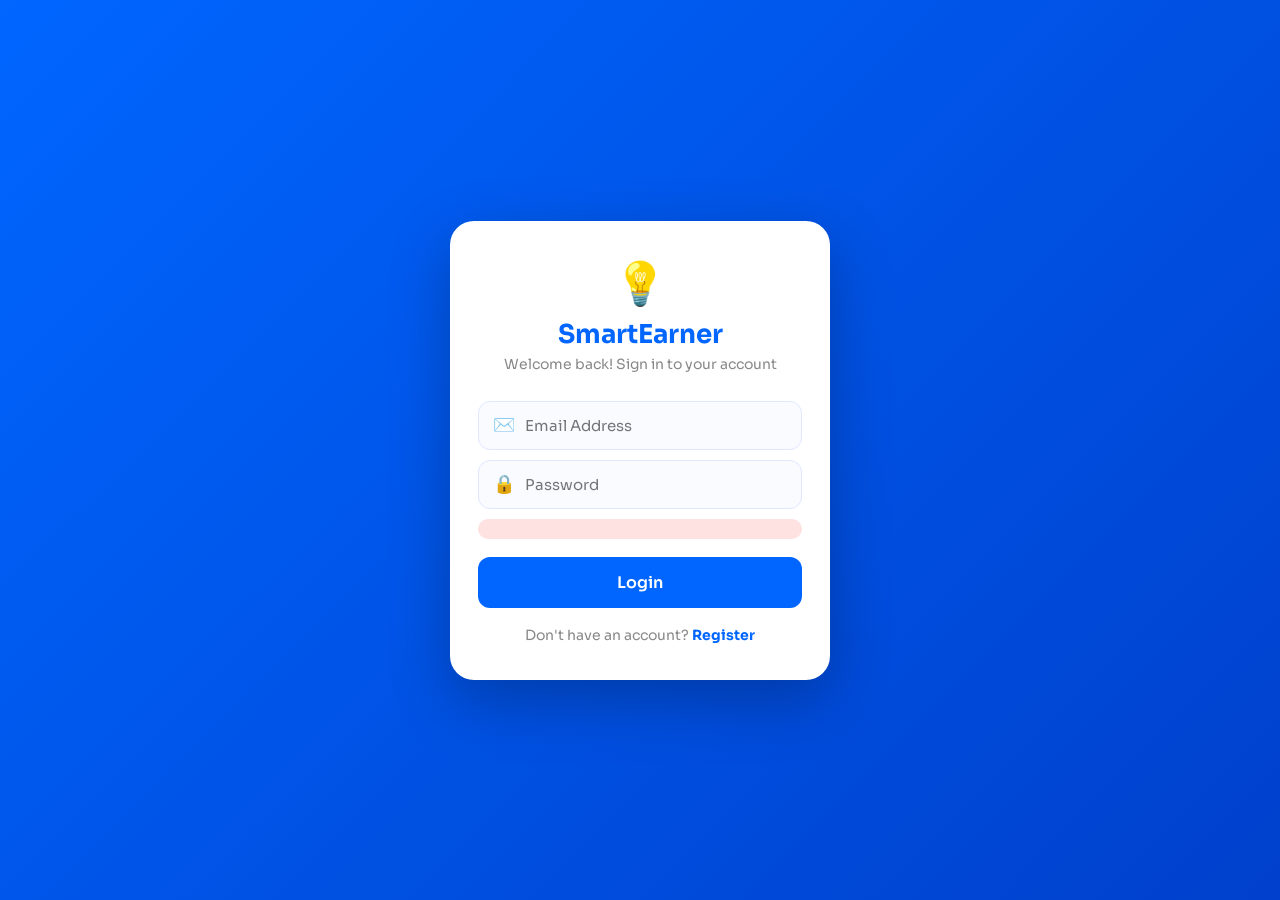
<file: index.html>
<!DOCTYPE html>
<html lang="en">
<head>
<meta charset="UTF-8">
<meta name="viewport" content="width=device-width, initial-scale=1.0">
<title>SmartEarner - Login</title>
<link href="https://fonts.googleapis.com/css2?family=Sora:wght@400;600;700&display=swap" rel="stylesheet">
<link rel="stylesheet" href="style.css">
<link rel="manifest" href="manifest.json">
<meta name="theme-color" content="#0066ff">
<meta name="mobile-web-app-capable" content="yes">
<meta name="apple-mobile-web-app-capable" content="yes">
<meta name="apple-mobile-web-app-title" content="SmartEarner">
<link rel="apple-touch-icon" href="icon-192.png">
</head>
<body>
<div class="auth-bg">
  <div class="auth-card">
    <div class="logo-wrap">
      <div class="logo-icon">💡</div>
      <h1>SmartEarner</h1>
      <p>Welcome back! Sign in to your account</p>
    </div>
    <div class="input-group">
      <span class="input-icon">✉️</span>
      <input type="email" id="email" placeholder="Email Address">
    </div>
    <div class="input-group">
      <span class="input-icon">🔒</span>
      <input type="password" id="password" placeholder="Password">
    </div>
    <div id="loginError" class="error-msg"></div>
    <button class="btn-primary" id="loginBtn" onclick="doLogin()">Login</button>
    <a href="register.html" class="auth-link">Don't have an account? <strong>Register</strong></a>
  </div>
</div>
<script src="supabase.js"></script>
<script>
// Clear any existing session so login page always shows
localStorage.removeItem('se_token');
localStorage.removeItem('se_user');

async function doLogin() {
  const email = document.getElementById('email').value.trim();
  const password = document.getElementById('password').value;
  const btn = document.getElementById('loginBtn');
  const err = document.getElementById('loginError');
  err.textContent = '';

  if (!email || !password) { err.textContent = 'Please fill in all fields'; return; }

  btn.textContent = 'Logging in...'; btn.disabled = true;

  try {
    await supa.signIn(email, password);
    window.location.href = 'dashboard.html';
  } catch(e) {
    err.textContent = e.error_description || e.message || 'Invalid email or password';
    btn.textContent = 'Login'; btn.disabled = false;
  }
}
</script>
</body>
</html>
</file>
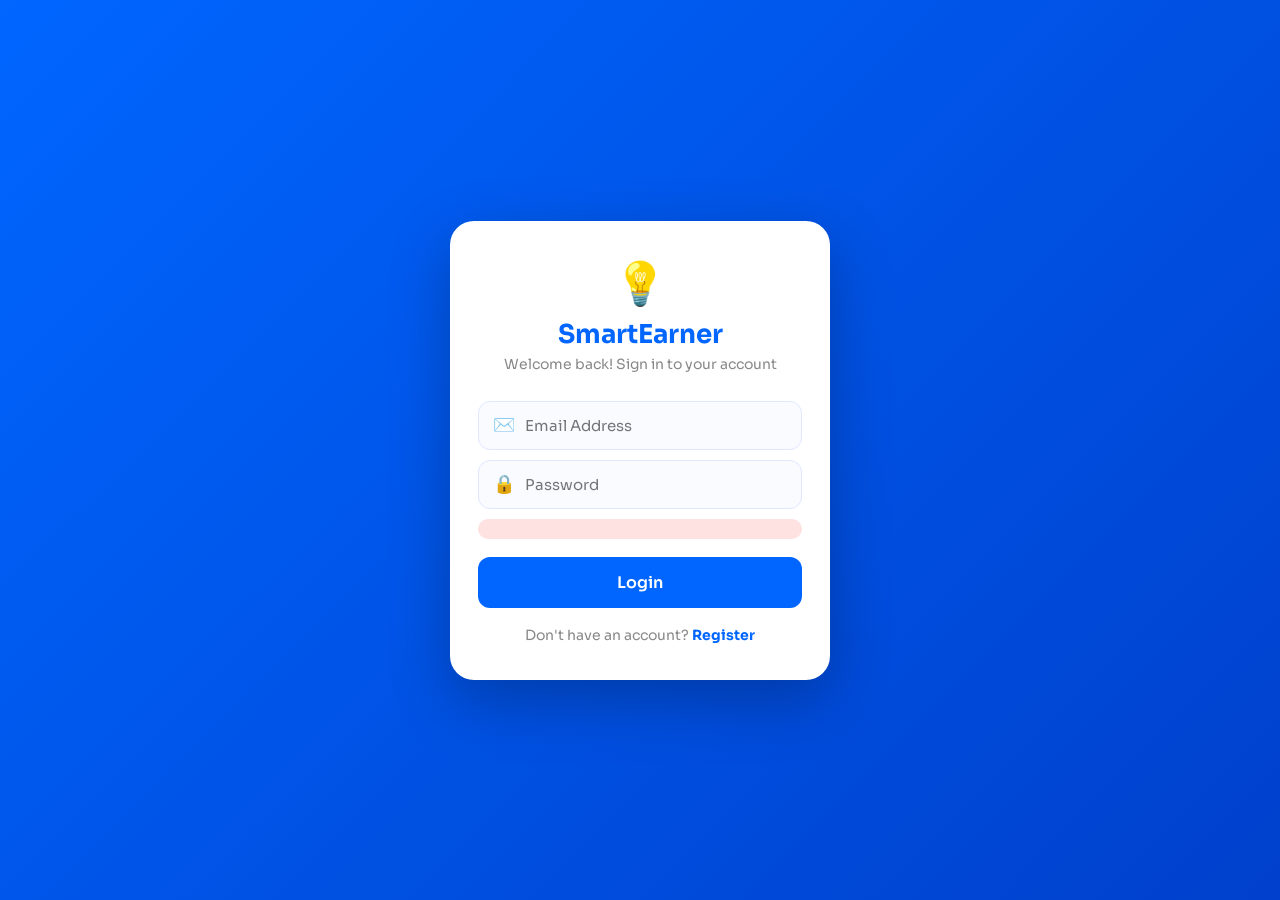
<file: dashboard.html>
<!DOCTYPE html>
<html lang="en">
<head>
<meta charset="UTF-8">
<meta name="viewport" content="width=device-width, initial-scale=1.0">
<title>SmartEarner - Dashboard</title>
<link href="https://fonts.googleapis.com/css2?family=Sora:wght@400;600;700&display=swap" rel="stylesheet">
<link rel="stylesheet" href="style.css">
<link rel="manifest" href="manifest.json">
<meta name="theme-color" content="#0066ff">
<meta name="mobile-web-app-capable" content="yes">
<meta name="apple-mobile-web-app-capable" content="yes">
<meta name="apple-mobile-web-app-title" content="SmartEarner">
<link rel="apple-touch-icon" href="icon-192.png">
</head>
<body>

<header class="top-bar">
  <div class="top-bar-inner">
    <div class="logo-sm">💡 SmartEarner</div>
    <div style="display:flex;align-items:center;gap:10px">
      <div class="notif-bell" id="notifBell" onclick="toggleNotif()">
        🔔<span class="notif-badge" id="notifBadge" style="display:none">0</span>
      </div>
      <button onclick="doLogout()" style="background:rgba(255,255,255,0.2);border:none;color:#fff;padding:6px 12px;border-radius:8px;font-family:Sora,sans-serif;font-size:12px;cursor:pointer">Logout</button>
      <div class="user-avatar" id="avatarInitials">--</div>
    </div>
  </div>
</header>

<!-- Notification Dropdown -->
<div class="notif-dropdown" id="notifDropdown" style="display:none">
  <div class="notif-header">
    <span>Purchase Notifications</span>
    <button onclick="clearNotifs()">Clear all</button>
  </div>
  <div id="notifList"><div class="notif-empty">No purchase notifications yet</div></div>
</div>

<main class="dash-main">

  <div class="welcome-text">
    <h2 id="welcomeName">Hello 👋</h2>
    <p>What would you like to do today?</p>
  </div>

  <!-- Balance Card — always shown, updates from DB -->
  <div class="balance-card">
    <div class="balance-label">Available Balance</div>
    <div class="balance-amount" id="balanceDisplay">Loading...</div>
    <div class="balance-sub">Tap deposit to fund your wallet</div>
  </div>

  <div class="quick-actions">
    <a href="deposit.html" class="action-card green">
      <div class="action-icon">⬇️</div>
      <div class="action-label">Deposit</div>
    </a>
    <a href="withdraw.html" class="action-card red">
      <div class="action-icon">⬆️</div>
      <div class="action-label">Withdraw</div>
    </a>
    <a href="products.html" class="action-card blue">
      <div class="action-icon">🛍️</div>
      <div class="action-label">Products</div>
    </a>
    <a href="withdraw.html" class="action-card purple">
      <div class="action-icon">🏦</div>
      <div class="action-label">Withdraw</div>
    </a>
  </div>

  <div class="section-title">Recent Transactions</div>
  <div class="txn-list" id="txnList">
    <div style="text-align:center;color:#aaa;padding:20px;font-size:14px">Loading...</div>
  </div>

</main>

<!-- Install Banner -->
<div class="install-banner" id="installBanner">
  <div class="install-banner-icon">💡</div>
  <div class="install-banner-text">
    <strong>Install SmartEarner</strong>
    <span>Add to home screen for quick access</span>
  </div>
  <button class="install-btn" id="installBtn">Install</button>
  <button class="dismiss-btn" onclick="document.getElementById('installBanner').classList.remove('show')">✕</button>
</div>

<nav class="bottom-nav">
  <a href="dashboard.html" class="nav-item active"><span>🏠</span><span>Home</span></a>
  <a href="products.html" class="nav-item"><span>🛍️</span><span>Products</span></a>
  <a href="deposit.html" class="nav-item"><span>💰</span><span>Deposit</span></a>
  <a href="profile.html" class="nav-item"><span>👤</span><span>Profile</span></a>
</nav>

<script>
const SUPABASE_URL = 'https://hovvgdptshfikguddsui.supabase.co';
const SUPABASE_ANON_KEY = 'eyJhbGciOiJIUzI1NiIsInR5cCI6IkpXVCJ9.eyJpc3MiOiJzdXBhYmFzZSIsInJlZiI6ImhvdnZnZHB0c2hmaWtndWRkc3VpIiwicm9sZSI6ImFub24iLCJpYXQiOjE3Nzk4ODcwNzAsImV4cCI6MjA5NTQ2MzA3MH0.eYGiPOcaKDQhmEuMJmVJXVnfXx8rI2F4rBYNzMjHhFM';

const token = localStorage.getItem('se_token');
const userRaw = localStorage.getItem('se_user');
if (!token || !userRaw) window.location.href = 'index.html';
const user = JSON.parse(userRaw);

function doLogout() {
  localStorage.removeItem('se_token');
  localStorage.removeItem('se_user');
  window.location.href = 'index.html';
}

async function loadDashboard() {
  try {
    // Load profile
    const profileRes = await fetch(`${SUPABASE_URL}/rest/v1/profiles?id=eq.${user.id}&select=*`, {
      headers: { 'apikey': SUPABASE_ANON_KEY, 'Authorization': `Bearer ${token}` }
    });
    const profiles = await profileRes.json();
    const profile = profiles[0];

    if (!profile) {
      document.getElementById('balanceDisplay').textContent = '₦0.00';
      document.getElementById('welcomeName').textContent = 'Hello 👋';
      document.getElementById('avatarInitials').textContent = 'U';
    } else {
      const name = profile.name || user.email;
      const initials = name.split(' ').map(n => n[0]).join('').toUpperCase().slice(0, 2);
      document.getElementById('welcomeName').textContent = `Hello, ${name.split(' ')[0]} 👋`;
      document.getElementById('avatarInitials').textContent = initials;
      document.getElementById('balanceDisplay').textContent = '₦' + parseFloat(profile.balance || 0).toLocaleString('en-NG', {minimumFractionDigits: 2});
    }

    // Load transactions
    const txnRes = await fetch(`${SUPABASE_URL}/rest/v1/transactions?user_id=eq.${user.id}&order=created_at.desc&limit=20`, {
      headers: { 'apikey': SUPABASE_ANON_KEY, 'Authorization': `Bearer ${token}` }
    });
    const txns = await txnRes.json();

    // Render notifications — purchases only
    const purchases = txns.filter(t => t.type === 'purchase');
    const notifs = purchases.map(p => ({
      id: p.id,
      text: `✅ ${p.description} — ₦${parseFloat(p.amount).toLocaleString()}`,
      time: p.created_at
    }));
    renderNotifs(notifs);

    // Render transactions
    const list = document.getElementById('txnList');
    if (!txns || txns.length === 0) {
      list.innerHTML = '<div style="text-align:center;color:#aaa;padding:20px;font-size:14px">No transactions yet</div>';
    } else {
      list.innerHTML = txns.map(t => {
        const isCredit = t.type === 'deposit';
        const icon = t.type === 'deposit' ? 'dep' : t.type === 'withdrawal' ? 'wit' : 'pur';
        const emoji = t.type === 'deposit' ? '⬇' : t.type === 'withdrawal' ? '⬆' : '🛍';
        const date = new Date(t.created_at).toLocaleString('en-NG', {day:'numeric', month:'short', hour:'2-digit', minute:'2-digit'});
        return `<div class="txn-item">
          <div class="txn-icon ${icon}">${emoji}</div>
          <div class="txn-info">
            <div class="txn-name">${t.description}</div>
            <div class="txn-date">${date}</div>
          </div>
          <div class="txn-amount ${isCredit ? 'green-text' : 'red-text'}">${isCredit ? '+' : '-'}₦${parseFloat(t.amount).toLocaleString()}</div>
        </div>`;
      }).join('');
    }

  } catch(e) {
    document.getElementById('balanceDisplay').textContent = '₦0.00';
    document.getElementById('txnList').innerHTML = '<div style="text-align:center;color:#aaa;padding:20px;font-size:14px">Could not load data</div>';
  }
}

function renderNotifs(notifs) {
  const badge = document.getElementById('notifBadge');
  const list = document.getElementById('notifList');
  if (notifs.length > 0) {
    badge.style.display = 'flex';
    badge.textContent = notifs.length;
    list.innerHTML = notifs.map(n => `
      <div class="notif-item">
        <div class="notif-text">${n.text}</div>
        <div class="notif-time">${new Date(n.time).toLocaleString('en-NG', {day:'numeric', month:'short', hour:'2-digit', minute:'2-digit'})}</div>
      </div>`).join('');
  } else {
    badge.style.display = 'none';
    list.innerHTML = '<div class="notif-empty">No purchase notifications yet</div>';
  }
}

function toggleNotif() {
  const d = document.getElementById('notifDropdown');
  d.style.display = d.style.display === 'none' ? 'block' : 'none';
}

function clearNotifs() {
  document.getElementById('notifDropdown').style.display = 'none';
  document.getElementById('notifBadge').style.display = 'none';
  document.getElementById('notifList').innerHTML = '<div class="notif-empty">No purchase notifications yet</div>';
}

document.addEventListener('click', e => {
  if (!e.target.closest('#notifBell') && !e.target.closest('#notifDropdown')) {
    document.getElementById('notifDropdown').style.display = 'none';
  }
});

loadDashboard();

let deferredPrompt;
window.addEventListener('beforeinstallprompt', e => {
  e.preventDefault(); deferredPrompt = e;
  document.getElementById('installBanner').classList.add('show');
});
document.getElementById('installBtn').addEventListener('click', async () => {
  if (deferredPrompt) {
    deferredPrompt.prompt();
    await deferredPrompt.userChoice;
    deferredPrompt = null;
    document.getElementById('installBanner').classList.remove('show');
  }
});
</script>
</body>
</html>
</file>
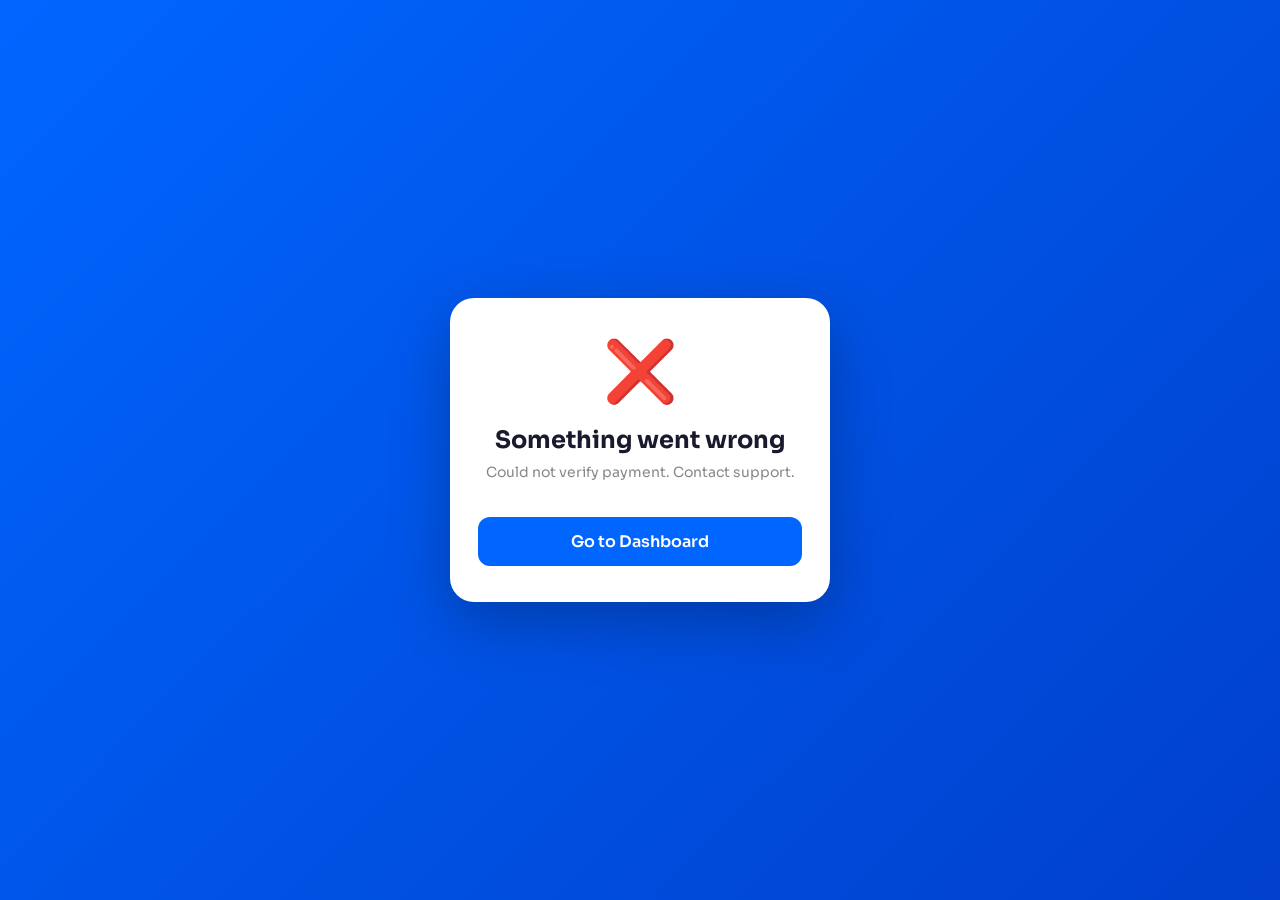
<file: deposit-success.html>
<!DOCTYPE html>
<html lang="en">
<head>
<meta charset="UTF-8">
<meta name="viewport" content="width=device-width, initial-scale=1.0">
<title>SmartEarner - Payment</title>
<link href="https://fonts.googleapis.com/css2?family=Sora:wght@400;600;700&display=swap" rel="stylesheet">
<link rel="stylesheet" href="style.css">
</head>
<body>
<div class="auth-bg">
  <div class="auth-card" style="text-align:center">
    <div id="statusIcon" style="font-size:60px;margin-bottom:16px">⏳</div>
    <h2 id="statusTitle">Processing Payment...</h2>
    <p id="statusMsg" style="color:#888;margin-top:8px;font-size:14px">Please wait while we confirm your payment</p>
    <div style="margin-top:24px">
      <a href="dashboard.html" id="homeBtn" class="btn-primary" style="display:none;text-decoration:none;display:inline-block;padding:14px 32px;border-radius:12px">Go to Dashboard</a>
    </div>
  </div>
</div>

<script src="supabase.js"></script>
<script>
async function handleSuccess() {
  const params = new URLSearchParams(window.location.search);
  const ref = params.get('ref');
  const amount = parseInt(params.get('amount'));
  const uid = params.get('uid');

  // Also check localStorage for pending deposit
  const pending = JSON.parse(localStorage.getItem('pending_deposit') || '{}');

  const userId = uid || pending.userId;
  const depositAmount = amount || pending.amount;
  const oldBalance = pending.balance || 0;

  if (!userId || !depositAmount) {
    document.getElementById('statusIcon').textContent = '❌';
    document.getElementById('statusTitle').textContent = 'Something went wrong';
    document.getElementById('statusMsg').textContent = 'Could not verify payment. Contact support.';
    document.getElementById('homeBtn').style.display = 'inline-block';
    return;
  }

  try {
    const profile = await supa.getProfile(userId);
    const newBalance = parseFloat(profile.balance) + depositAmount;
    await supa.updateBalance(userId, newBalance);
    await supa.addTransaction(userId, 'deposit', 'Wallet Deposit', depositAmount);
    localStorage.removeItem('pending_deposit');

    document.getElementById('statusIcon').textContent = '✅';
    document.getElementById('statusTitle').textContent = 'Payment Successful!';
    document.getElementById('statusMsg').textContent = '₦' + depositAmount.toLocaleString() + ' has been added to your wallet.';
    document.getElementById('homeBtn').style.display = 'inline-block';

    setTimeout(() => window.location.href = 'dashboard.html', 3000);
  } catch(e) {
    document.getElementById('statusIcon').textContent = '⚠️';
    document.getElementById('statusTitle').textContent = 'Payment Received';
    document.getElementById('statusMsg').textContent = 'Payment went through but balance update failed. Contact support with ref: ' + ref;
    document.getElementById('homeBtn').style.display = 'inline-block';
  }
}

handleSuccess();
</script>
</body>
</html>
</file>
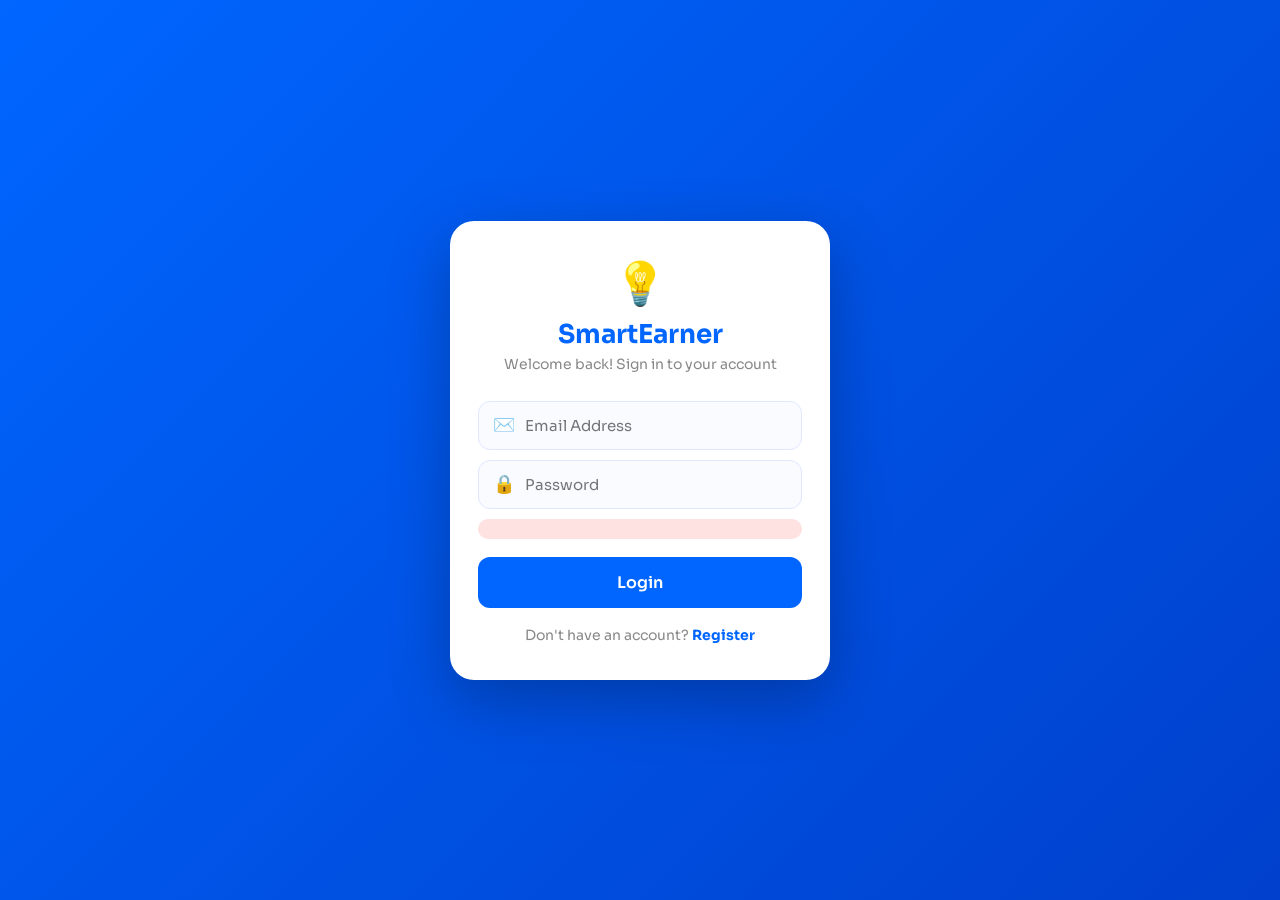
<file: deposit.html>
<!DOCTYPE html>
<html lang="en">
<head>
<meta charset="UTF-8">
<meta name="viewport" content="width=device-width, initial-scale=1.0">
<title>SmartEarner - Deposit</title>
<link href="https://fonts.googleapis.com/css2?family=Sora:wght@400;600;700&display=swap" rel="stylesheet">
<link rel="stylesheet" href="style.css">
<link rel="manifest" href="manifest.json">
<meta name="theme-color" content="#0066ff">
<meta name="mobile-web-app-capable" content="yes">
<meta name="apple-mobile-web-app-capable" content="yes">
<link rel="apple-touch-icon" href="icon-192.png">
<script src="https://js.paystack.co/v1/inline.js"></script>
</head>
<body>

<header class="top-bar">
  <div class="top-bar-inner">
    <a href="dashboard.html" class="back-btn">← Back</a>
    <div class="page-title">Deposit Funds</div>
    <div></div>
  </div>
</header>

<main class="dash-main">
  <div class="form-card">
    <div class="form-icon">💰</div>
    <h3>Add Money</h3>
    <p>Enter the amount you want to deposit</p>

    <div class="amount-shortcuts">
      <button class="shortcut" onclick="setAmount(1000, this)">₦1,000</button>
      <button class="shortcut" onclick="setAmount(2000, this)">₦2,000</button>
      <button class="shortcut" onclick="setAmount(5000, this)">₦5,000</button>
      <button class="shortcut" onclick="setAmount(10000, this)">₦10,000</button>
    </div>

    <div class="input-group">
      <span class="input-icon">₦</span>
      <input type="number" id="depositAmount" placeholder="Enter amount" min="100">
    </div>

    <div class="input-group">
      <span class="input-icon">✉️</span>
      <input type="email" id="depositEmail" placeholder="Your email address">
    </div>

    <button class="btn-primary" id="payBtn" onclick="startDeposit()">Pay with Paystack</button>
    <p class="secure-note">🔒 Secured by Paystack</p>
  </div>
</main>

<nav class="bottom-nav">
  <a href="dashboard.html" class="nav-item"><span>🏠</span><span>Home</span></a>
  <a href="products.html" class="nav-item"><span>🛍️</span><span>Products</span></a>
  <a href="deposit.html" class="nav-item active"><span>💰</span><span>Deposit</span></a>
  <a href="profile.html" class="nav-item"><span>👤</span><span>Profile</span></a>
</nav>

<div class="toast" id="toast"></div>

<script>
// Read user from localStorage directly — no supabase calls before payment
const SUPABASE_URL = 'https://hovvgdptshfikguddsui.supabase.co';
const SUPABASE_ANON_KEY = 'eyJhbGciOiJIUzI1NiIsInR5cCI6IkpXVCJ9.eyJpc3MiOiJzdXBhYmFzZSIsInJlZiI6ImhvdnZnZHB0c2hmaWtndWRkc3VpIiwicm9sZSI6ImFub24iLCJpYXQiOjE3Nzk4ODcwNzAsImV4cCI6MjA5NTQ2MzA3MH0.eYGiPOcaKDQhmEuMJmVJXVnfXx8rI2F4rBYNzMjHhFM';
const PAYSTACK_PUBLIC_KEY = 'pk_live_ed92285d769797a638eee1216cf8181964e0fe87';

const token = localStorage.getItem('se_token');
const userRaw = localStorage.getItem('se_user');
if (!token || !userRaw) window.location.href = 'index.html';

const user = JSON.parse(userRaw);

// Pre-fill email
window.onload = function() {
  if (user && user.email) {
    document.getElementById('depositEmail').value = user.email;
  }
};

function setAmount(val, btn) {
  document.getElementById('depositAmount').value = val;
  document.querySelectorAll('.shortcut').forEach(b => b.classList.remove('active'));
  btn.classList.add('active');
}

function startDeposit() {
  const amount = parseInt(document.getElementById('depositAmount').value);
  const email = document.getElementById('depositEmail').value.trim();

  if (!amount || amount < 100) { showToast('❌ Enter a valid amount (min ₦100)'); return; }
  if (!email) { showToast('❌ Enter your email address'); return; }

  // Open Paystack popup — no async calls before this
  const handler = PaystackPop.setup({
    key: PAYSTACK_PUBLIC_KEY,
    email: email,
    amount: amount * 100,
    currency: 'NGN',
    ref: 'SE_' + Date.now(),
    callback: function(response) {
      // Payment successful — now update balance
      updateBalance(amount);
    },
    onClose: function() {
      showToast('⚠️ Payment cancelled');
    }
  });

  handler.openIframe();
}

async function updateBalance(amount) {
  showToast('⏳ Updating your balance...');
  try {
    // Get current profile
    const res = await fetch(`${SUPABASE_URL}/rest/v1/profiles?id=eq.${user.id}&select=balance`, {
      headers: {
        'apikey': SUPABASE_ANON_KEY,
        'Authorization': `Bearer ${token}`
      }
    });
    const data = await res.json();
    const currentBalance = parseFloat(data[0]?.balance || 0);
    const newBalance = currentBalance + amount;

    // Update balance
    await fetch(`${SUPABASE_URL}/rest/v1/profiles?id=eq.${user.id}`, {
      method: 'PATCH',
      headers: {
        'apikey': SUPABASE_ANON_KEY,
        'Authorization': `Bearer ${token}`,
        'Content-Type': 'application/json'
      },
      body: JSON.stringify({ balance: newBalance })
    });

    // Save transaction
    await fetch(`${SUPABASE_URL}/rest/v1/transactions`, {
      method: 'POST',
      headers: {
        'apikey': SUPABASE_ANON_KEY,
        'Authorization': `Bearer ${token}`,
        'Content-Type': 'application/json',
        'Prefer': 'return=representation'
      },
      body: JSON.stringify({
        user_id: user.id,
        type: 'deposit',
        description: 'Wallet Deposit',
        amount: amount,
        created_at: new Date().toISOString()
      })
    });

    showToast('✅ ₦' + amount.toLocaleString() + ' added to your wallet!');
    setTimeout(() => window.location.href = 'dashboard.html', 2500);
  } catch(e) {
    showToast('✅ Payment received! Go to dashboard to see balance.');
    setTimeout(() => window.location.href = 'dashboard.html', 2500);
  }
}

function showToast(msg) {
  const t = document.getElementById('toast');
  t.textContent = msg; t.classList.add('show');
  setTimeout(() => t.classList.remove('show'), 4000);
}
</script>
</body>
</html>
</file>
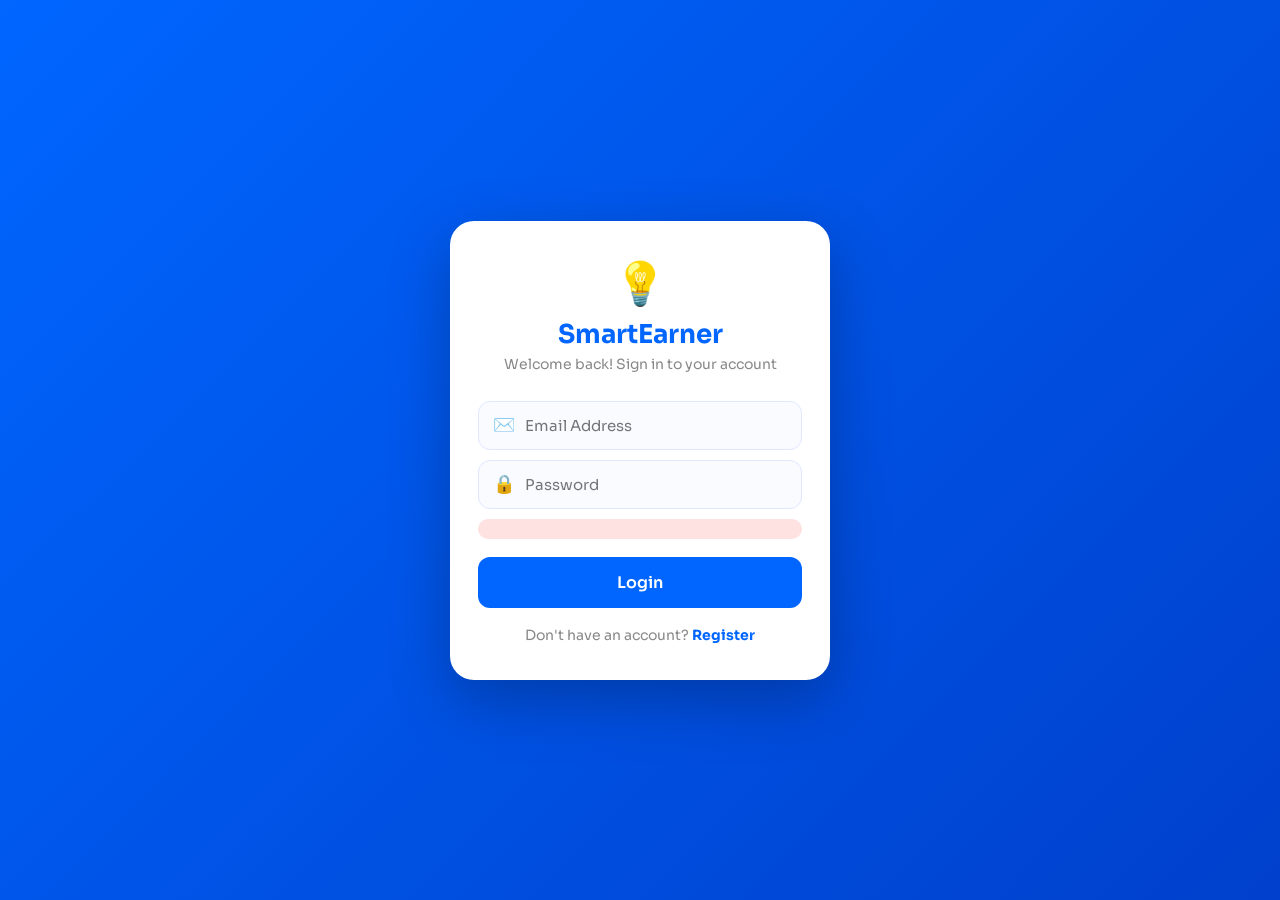
<file: products.html>
<!DOCTYPE html>
<html lang="en">
<head>
<meta charset="UTF-8">
<meta name="viewport" content="width=device-width, initial-scale=1.0">
<title>SmartEarner - Products</title>
<link href="https://fonts.googleapis.com/css2?family=Sora:wght@400;600;700&display=swap" rel="stylesheet">
<link rel="stylesheet" href="style.css">
<link rel="manifest" href="manifest.json">
<meta name="theme-color" content="#0066ff">
<meta name="mobile-web-app-capable" content="yes">
<meta name="apple-mobile-web-app-capable" content="yes">
<link rel="apple-touch-icon" href="icon-192.png">
</head>
<body>

<header class="top-bar">
  <div class="top-bar-inner">
    <a href="dashboard.html" class="back-btn">← Back</a>
    <div class="page-title">Products</div>
    <div></div>
  </div>
</header>

<main class="dash-main">

  <div class="filter-tabs">
    <button class="tab active" onclick="showCategory('data',this)">📶 Data</button>
    <button class="tab" onclick="showCategory('airtime',this)">📞 Airtime</button>
    <button class="tab" onclick="showCategory('tv',this)">📺 TV</button>
    <button class="tab" onclick="showCategory('electricity',this)">💡 Electric</button>
    <button class="tab" onclick="showCategory('education',this)">🎓 Edu</button>
    <button class="tab" onclick="showCategory('betting',this)">🎰 Betting</button>
  </div>

  <!-- DATA -->
  <div id="cat-data" class="category-section">
    <p class="section-sub">Select Network</p>
    <div class="network-row">
      <div class="network-btn active" onclick="switchDataNetwork(this,'mtn','MTN')"><div class="net-circle" style="background:#ffcc00;color:#333">MTN</div><span>MTN</span></div>
      <div class="network-btn" onclick="switchDataNetwork(this,'airtel','Airtel')"><div class="net-circle" style="background:#e0001a;color:#fff">AIR</div><span>Airtel</span></div>
      <div class="network-btn" onclick="switchDataNetwork(this,'glo','Glo')"><div class="net-circle" style="background:#009900;color:#fff">GLO</div><span>Glo</span></div>
      <div class="network-btn" onclick="switchDataNetwork(this,'9mobile','9mobile')"><div class="net-circle" style="background:#006633;color:#fff">9MB</div><span>9mobile</span></div>
    </div>
    <div class="net-plans" id="plans-mtn">
      <p class="section-sub" style="margin-top:16px">MTN Data Plans</p>
      <div class="plans-grid">
        <div class="plan-card" onclick="openDataModal('MTN','mtn-100mb',100,'MTN 100MB')"><div class="plan-size">100MB</div><div class="plan-validity">1 day</div><div class="plan-price">₦100</div></div>
        <div class="plan-card" onclick="openDataModal('MTN','mtn-500mb',350,'MTN 500MB')"><div class="plan-size">500MB</div><div class="plan-validity">14 days</div><div class="plan-price">₦350</div></div>
        <div class="plan-card" onclick="openDataModal('MTN','mtn-1gb',500,'MTN 1GB')"><div class="plan-size">1GB</div><div class="plan-validity">30 days</div><div class="plan-price">₦500</div></div>
        <div class="plan-card" onclick="openDataModal('MTN','mtn-2gb',1000,'MTN 2GB')"><div class="plan-size">2GB</div><div class="plan-validity">30 days</div><div class="plan-price">₦1,000</div></div>
        <div class="plan-card" onclick="openDataModal('MTN','mtn-5gb',2500,'MTN 5GB')"><div class="plan-size">5GB</div><div class="plan-validity">30 days</div><div class="plan-price">₦2,500</div></div>
        <div class="plan-card" onclick="openDataModal('MTN','mtn-10gb',4500,'MTN 10GB')"><div class="plan-size">10GB</div><div class="plan-validity">30 days</div><div class="plan-price">₦4,500</div></div>
        <div class="plan-card" onclick="openDataModal('MTN','mtn-20gb',8000,'MTN 20GB')"><div class="plan-size">20GB</div><div class="plan-validity">30 days</div><div class="plan-price">₦8,000</div></div>
        <div class="plan-card" onclick="openDataModal('MTN','mtn-50gb',17000,'MTN 50GB')"><div class="plan-size">50GB</div><div class="plan-validity">30 days</div><div class="plan-price">₦17,000</div></div>
      </div>
    </div>
    <div class="net-plans" id="plans-airtel" style="display:none">
      <p class="section-sub" style="margin-top:16px">Airtel Data Plans</p>
      <div class="plans-grid">
        <div class="plan-card" onclick="openDataModal('Airtel','airtel-100mb',100,'Airtel 100MB')"><div class="plan-size">100MB</div><div class="plan-validity">1 day</div><div class="plan-price">₦100</div></div>
        <div class="plan-card" onclick="openDataModal('Airtel','airtel-1gb',500,'Airtel 1GB')"><div class="plan-size">1GB</div><div class="plan-validity">30 days</div><div class="plan-price">₦500</div></div>
        <div class="plan-card" onclick="openDataModal('Airtel','airtel-2gb',1000,'Airtel 2GB')"><div class="plan-size">2GB</div><div class="plan-validity">30 days</div><div class="plan-price">₦1,000</div></div>
        <div class="plan-card" onclick="openDataModal('Airtel','airtel-5gb',2000,'Airtel 5GB')"><div class="plan-size">5GB</div><div class="plan-validity">30 days</div><div class="plan-price">₦2,000</div></div>
        <div class="plan-card" onclick="openDataModal('Airtel','airtel-10gb',3500,'Airtel 10GB')"><div class="plan-size">10GB</div><div class="plan-validity">30 days</div><div class="plan-price">₦3,500</div></div>
      </div>
    </div>
    <div class="net-plans" id="plans-glo" style="display:none">
      <p class="section-sub" style="margin-top:16px">Glo Data Plans</p>
      <div class="plans-grid">
        <div class="plan-card" onclick="openDataModal('Glo','glo-1gb',300,'Glo 1GB')"><div class="plan-size">1GB</div><div class="plan-validity">30 days</div><div class="plan-price">₦300</div></div>
        <div class="plan-card" onclick="openDataModal('Glo','glo-2gb',500,'Glo 2GB')"><div class="plan-size">2GB</div><div class="plan-validity">30 days</div><div class="plan-price">₦500</div></div>
        <div class="plan-card" onclick="openDataModal('Glo','glo-5gb',1500,'Glo 5GB')"><div class="plan-size">5GB</div><div class="plan-validity">30 days</div><div class="plan-price">₦1,500</div></div>
        <div class="plan-card" onclick="openDataModal('Glo','glo-10gb',2500,'Glo 10GB')"><div class="plan-size">10GB</div><div class="plan-validity">30 days</div><div class="plan-price">₦2,500</div></div>
      </div>
    </div>
    <div class="net-plans" id="plans-9mobile" style="display:none">
      <p class="section-sub" style="margin-top:16px">9mobile Data Plans</p>
      <div class="plans-grid">
        <div class="plan-card" onclick="openDataModal('9mobile','9mobile-1gb',500,'9mobile 1GB')"><div class="plan-size">1GB</div><div class="plan-validity">30 days</div><div class="plan-price">₦500</div></div>
        <div class="plan-card" onclick="openDataModal('9mobile','9mobile-4gb',2000,'9mobile 4.5GB')"><div class="plan-size">4.5GB</div><div class="plan-validity">30 days</div><div class="plan-price">₦2,000</div></div>
        <div class="plan-card" onclick="openDataModal('9mobile','9mobile-11gb',4000,'9mobile 11GB')"><div class="plan-size">11GB</div><div class="plan-validity">30 days</div><div class="plan-price">₦4,000</div></div>
      </div>
    </div>
  </div>

  <!-- AIRTIME -->
  <div id="cat-airtime" class="category-section" style="display:none">
    <p class="section-sub">Select Network</p>
    <div class="network-row">
      <div class="network-btn active" onclick="selectNetwork(this)"><div class="net-circle" style="background:#ffcc00;color:#333">MTN</div><span>MTN</span></div>
      <div class="network-btn" onclick="selectNetwork(this)"><div class="net-circle" style="background:#e0001a;color:#fff">AIR</div><span>Airtel</span></div>
      <div class="network-btn" onclick="selectNetwork(this)"><div class="net-circle" style="background:#009900;color:#fff">GLO</div><span>Glo</span></div>
      <div class="network-btn" onclick="selectNetwork(this)"><div class="net-circle" style="background:#006633;color:#fff">9MB</div><span>9mobile</span></div>
    </div>
    <div class="form-card" style="margin-top:18px;text-align:left">
      <div class="input-group"><span class="input-icon">📱</span><input type="tel" id="airtimePhone" placeholder="Recipient Phone Number"></div>
      <div class="amount-shortcuts" style="margin:14px 0 0">
        <button class="shortcut" onclick="setVal('airtimeAmt',50)">₦50</button>
        <button class="shortcut" onclick="setVal('airtimeAmt',100)">₦100</button>
        <button class="shortcut" onclick="setVal('airtimeAmt',200)">₦200</button>
        <button class="shortcut" onclick="setVal('airtimeAmt',500)">₦500</button>
        <button class="shortcut" onclick="setVal('airtimeAmt',1000)">₦1,000</button>
      </div>
      <div class="input-group" style="margin-top:12px"><span class="input-icon">₦</span><input type="number" id="airtimeAmt" placeholder="Or enter custom amount"></div>
      <button class="btn-primary" onclick="buyAirtime()">Buy Airtime</button>
    </div>
  </div>

  <!-- TV -->
  <div id="cat-tv" class="category-section" style="display:none">
    <p class="section-sub">Select Provider</p>
    <div class="network-row">
      <div class="network-btn active" onclick="switchTV(this,'dstv','DSTV')"><div class="net-circle" style="background:#0066cc;color:#fff;font-size:11px">DSTV</div><span>DSTV</span></div>
      <div class="network-btn" onclick="switchTV(this,'gotv','GOTV')"><div class="net-circle" style="background:#f90;color:#fff;font-size:11px">GOTV</div><span>GOTV</span></div>
      <div class="network-btn" onclick="switchTV(this,'startimes','Startimes')"><div class="net-circle" style="background:#cc0000;color:#fff;font-size:10px">STAR</div><span>Startimes</span></div>
    </div>
    <div id="tv-dstv">
      <p class="section-sub" style="margin-top:16px">DSTV Packages</p>
      <div class="plans-grid">
        <div class="plan-card" onclick="openTVModal('DSTV','padi',2950,'DSTV Padi')"><div class="plan-size" style="font-size:14px">Padi</div><div class="plan-validity">Monthly</div><div class="plan-price">₦2,950</div></div>
        <div class="plan-card" onclick="openTVModal('DSTV','yanga',4150,'DSTV Yanga')"><div class="plan-size" style="font-size:14px">Yanga</div><div class="plan-validity">Monthly</div><div class="plan-price">₦4,150</div></div>
        <div class="plan-card" onclick="openTVModal('DSTV','confam',9000,'DSTV Confam')"><div class="plan-size" style="font-size:14px">Confam</div><div class="plan-validity">Monthly</div><div class="plan-price">₦9,000</div></div>
        <div class="plan-card" onclick="openTVModal('DSTV','compact',15700,'DSTV Compact')"><div class="plan-size" style="font-size:14px">Compact</div><div class="plan-validity">Monthly</div><div class="plan-price">₦15,700</div></div>
        <div class="plan-card" onclick="openTVModal('DSTV','premium',37000,'DSTV Premium')"><div class="plan-size" style="font-size:14px">Premium</div><div class="plan-validity">Monthly</div><div class="plan-price">₦37,000</div></div>
      </div>
    </div>
    <div id="tv-gotv" style="display:none">
      <p class="section-sub" style="margin-top:16px">GOTV Packages</p>
      <div class="plans-grid">
        <div class="plan-card" onclick="openTVModal('GOTV','smallie',1575,'GOTV Smallie')"><div class="plan-size" style="font-size:13px">Smallie</div><div class="plan-validity">Monthly</div><div class="plan-price">₦1,575</div></div>
        <div class="plan-card" onclick="openTVModal('GOTV','jinja',2460,'GOTV Jinja')"><div class="plan-size" style="font-size:14px">Jinja</div><div class="plan-validity">Monthly</div><div class="plan-price">₦2,460</div></div>
        <div class="plan-card" onclick="openTVModal('GOTV','jolli',4085,'GOTV Jolli')"><div class="plan-size" style="font-size:14px">Jolli</div><div class="plan-validity">Monthly</div><div class="plan-price">₦4,085</div></div>
        <div class="plan-card" onclick="openTVModal('GOTV','max',7600,'GOTV Max')"><div class="plan-size" style="font-size:14px">Max</div><div class="plan-validity">Monthly</div><div class="plan-price">₦7,600</div></div>
        <div class="plan-card" onclick="openTVModal('GOTV','supa',10780,'GOTV Supa')"><div class="plan-size" style="font-size:14px">Supa</div><div class="plan-validity">Monthly</div><div class="plan-price">₦10,780</div></div>
      </div>
    </div>
    <div id="tv-startimes" style="display:none">
      <p class="section-sub" style="margin-top:16px">Startimes Packages</p>
      <div class="plans-grid">
        <div class="plan-card" onclick="openTVModal('Startimes','nova',900,'Startimes Nova')"><div class="plan-size" style="font-size:14px">Nova</div><div class="plan-validity">Monthly</div><div class="plan-price">₦900</div></div>
        <div class="plan-card" onclick="openTVModal('Startimes','basic',1700,'Startimes Basic')"><div class="plan-size" style="font-size:14px">Basic</div><div class="plan-validity">Monthly</div><div class="plan-price">₦1,700</div></div>
        <div class="plan-card" onclick="openTVModal('Startimes','smart',2200,'Startimes Smart')"><div class="plan-size" style="font-size:14px">Smart</div><div class="plan-validity">Monthly</div><div class="plan-price">₦2,200</div></div>
        <div class="plan-card" onclick="openTVModal('Startimes','super',4200,'Startimes Super')"><div class="plan-size" style="font-size:14px">Super</div><div class="plan-validity">Monthly</div><div class="plan-price">₦4,200</div></div>
      </div>
    </div>
  </div>

  <!-- ELECTRICITY -->
  <div id="cat-electricity" class="category-section" style="display:none">
    <p class="section-sub">Select Disco</p>
    <div class="disco-list" id="discoList">
      <div class="disco-item active" onclick="selectDisco(this,'EKEDC')">⚡ EKEDC — Eko Electric</div>
      <div class="disco-item" onclick="selectDisco(this,'IKEDC')">⚡ IKEDC — Ikeja Electric</div>
      <div class="disco-item" onclick="selectDisco(this,'AEDC')">⚡ AEDC — Abuja Electric</div>
      <div class="disco-item" onclick="selectDisco(this,'PHED')">⚡ PHED — Port Harcourt</div>
      <div class="disco-item" onclick="selectDisco(this,'IBEDC')">⚡ IBEDC — Ibadan Electric</div>
      <div class="disco-item" onclick="selectDisco(this,'EEDC')">⚡ EEDC — Enugu Electric</div>
      <div class="disco-item" onclick="selectDisco(this,'KAEDCO')">⚡ KAEDCO — Kaduna Electric</div>
      <div class="disco-item" onclick="selectDisco(this,'BEDC')">⚡ BEDC — Benin Electric</div>
    </div>
    <div class="form-card" style="margin-top:16px;text-align:left">
      <div class="input-group"><span class="input-icon">🔢</span><input type="tel" id="meterNumber" placeholder="Meter Number"></div>
      <div class="input-group"><span class="input-icon">📱</span><input type="tel" id="elecPhone" placeholder="Phone Number"></div>
      <div class="input-group" style="margin-top:4px">
        <span class="input-icon">🔌</span>
        <select id="meterType" style="width:100%;border:none;background:transparent;font-family:Sora,sans-serif;font-size:15px;color:#333;outline:none;padding:14px 0">
          <option value="prepaid">Prepaid</option>
          <option value="postpaid">Postpaid</option>
        </select>
      </div>
      <div class="amount-shortcuts" style="margin:14px 0 0">
        <button class="shortcut" onclick="setVal('elecAmt',1000)">₦1,000</button>
        <button class="shortcut" onclick="setVal('elecAmt',2000)">₦2,000</button>
        <button class="shortcut" onclick="setVal('elecAmt',5000)">₦5,000</button>
        <button class="shortcut" onclick="setVal('elecAmt',10000)">₦10,000</button>
      </div>
      <div class="input-group" style="margin-top:12px"><span class="input-icon">₦</span><input type="number" id="elecAmt" placeholder="Enter amount"></div>
      <button class="btn-primary" onclick="buyElectricity()">Buy Token</button>
    </div>
  </div>

  <!-- EDUCATION -->
  <div id="cat-education" class="category-section" style="display:none">
    <p class="section-sub">Select Service</p>
    <div class="plans-grid">
      <div class="plan-card" onclick="openEduModal('WAEC',4200)"><div class="plan-size" style="font-size:13px">WAEC</div><div class="plan-validity">Result Checker</div><div class="plan-price">₦4,200</div></div>
      <div class="plan-card" onclick="openEduModal('NECO',1000)"><div class="plan-size" style="font-size:13px">NECO</div><div class="plan-validity">Result Checker</div><div class="plan-price">₦1,000</div></div>
      <div class="plan-card" onclick="openEduModal('JAMB',700)"><div class="plan-size" style="font-size:13px">JAMB</div><div class="plan-validity">UTME PIN</div><div class="plan-price">₦700</div></div>
    </div>
  </div>

  <!-- BETTING -->
  <div id="cat-betting" class="category-section" style="display:none">
    <p class="section-sub">Fund Betting Wallet</p>
    <div class="disco-list" style="margin-bottom:16px">
      <div class="disco-item active" onclick="selectDisco(this,'Bet9ja')">🎯 Bet9ja</div>
      <div class="disco-item" onclick="selectDisco(this,'SportyBet')">🎯 SportyBet</div>
      <div class="disco-item" onclick="selectDisco(this,'1xBet')">🎯 1xBet</div>
      <div class="disco-item" onclick="selectDisco(this,'BetKing')">🎯 BetKing</div>
      <div class="disco-item" onclick="selectDisco(this,'NairaBet')">🎯 NairaBet</div>
    </div>
    <div class="form-card" style="text-align:left">
      <div class="input-group"><span class="input-icon">🆔</span><input type="text" id="bettingId" placeholder="Betting Account ID"></div>
      <div class="amount-shortcuts" style="margin:14px 0 0">
        <button class="shortcut" onclick="setVal('bettingAmt',500)">₦500</button>
        <button class="shortcut" onclick="setVal('bettingAmt',1000)">₦1,000</button>
        <button class="shortcut" onclick="setVal('bettingAmt',2000)">₦2,000</button>
        <button class="shortcut" onclick="setVal('bettingAmt',5000)">₦5,000</button>
      </div>
      <div class="input-group" style="margin-top:12px"><span class="input-icon">₦</span><input type="number" id="bettingAmt" placeholder="Enter amount"></div>
      <button class="btn-primary" onclick="openBuyModal('Betting Wallet Funding', document.getElementById('bettingAmt').value)">Fund Wallet</button>
    </div>
  </div>

</main>

<!-- Generic Modal -->
<div class="modal-overlay" id="buyModal">
  <div class="modal-card">
    <div class="modal-title" id="modalTitle">Confirm Purchase</div>
    <div class="modal-body">
      <p>Product: <strong id="modalProduct"></strong></p>
      <p>Amount: <strong id="modalAmount"></strong></p>
      <div id="modalExtraFields"></div>
    </div>
    <div class="modal-actions">
      <button class="btn-cancel" onclick="closeModal()">Cancel</button>
      <button class="btn-primary" id="confirmBuyBtn" onclick="confirmBuy()">Confirm & Pay</button>
    </div>
  </div>
</div>

<nav class="bottom-nav">
  <a href="dashboard.html" class="nav-item"><span>🏠</span><span>Home</span></a>
  <a href="products.html" class="nav-item active"><span>🛍️</span><span>Products</span></a>
  <a href="deposit.html" class="nav-item"><span>💰</span><span>Deposit</span></a>
  <a href="profile.html" class="nav-item"><span>👤</span><span>Profile</span></a>
</nav>

<div class="toast" id="toast"></div>

<script>
const API_URL = 'https://smartearner.onrender.com';
const token = localStorage.getItem('se_token');
const userRaw = localStorage.getItem('se_user');
if (!token || !userRaw) window.location.href = 'index.html';

let pendingAction = null;
let selectedDisco = 'EKEDC';
let selectedNetwork = 'MTN';
let selectedTV = 'DSTV';

function showCategory(cat, btn) {
  document.querySelectorAll('.tab').forEach(t => t.classList.remove('active'));
  btn.classList.add('active');
  document.querySelectorAll('.category-section').forEach(s => s.style.display = 'none');
  document.getElementById('cat-' + cat).style.display = 'block';
}
function switchDataNetwork(el, net, name) {
  el.closest('.network-row').querySelectorAll('.network-btn').forEach(b => b.classList.remove('active'));
  el.classList.add('active');
  document.querySelectorAll('.net-plans').forEach(p => p.style.display = 'none');
  document.getElementById('plans-' + net).style.display = 'block';
  selectedNetwork = name;
}
function switchTV(el, provider, name) {
  el.closest('.network-row').querySelectorAll('.network-btn').forEach(b => b.classList.remove('active'));
  el.classList.add('active');
  ['dstv','gotv','startimes'].forEach(p => document.getElementById('tv-'+p).style.display = 'none');
  document.getElementById('tv-' + provider).style.display = 'block';
  selectedTV = name;
}
function selectNetwork(el) {
  el.closest('.network-row').querySelectorAll('.network-btn').forEach(b => b.classList.remove('active'));
  el.classList.add('active');
  selectedNetwork = el.querySelector('span:last-child').textContent;
}
function selectDisco(el, name) {
  el.closest('.disco-list').querySelectorAll('.disco-item').forEach(d => d.classList.remove('active'));
  el.classList.add('active');
  selectedDisco = name;
}
function setVal(id, val) { document.getElementById(id).value = val; }

// Airtime
function buyAirtime() {
  const phone = document.getElementById('airtimePhone').value.trim();
  const amount = parseInt(document.getElementById('airtimeAmt').value);
  if (!phone) { showToast('❌ Enter phone number'); return; }
  if (!amount || amount < 50) { showToast('❌ Enter valid amount (min ₦50)'); return; }
  pendingAction = { type: 'airtime', network: selectedNetwork, phone, amount };
  document.getElementById('modalTitle').textContent = 'Confirm Airtime';
  document.getElementById('modalProduct').textContent = `${selectedNetwork} Airtime → ${phone}`;
  document.getElementById('modalAmount').textContent = '₦' + amount.toLocaleString();
  document.getElementById('modalExtraFields').innerHTML = '';
  document.getElementById('buyModal').classList.add('active');
}

// Data
function openDataModal(network, variation_code, amount, name) {
  document.getElementById('modalTitle').textContent = 'Confirm Data Purchase';
  document.getElementById('modalProduct').textContent = name;
  document.getElementById('modalAmount').textContent = '₦' + amount.toLocaleString();
  document.getElementById('modalExtraFields').innerHTML = `
    <div class="input-group" style="margin-top:16px">
      <span class="input-icon">📱</span>
      <input type="tel" id="dataPhone" placeholder="Phone Number">
    </div>`;
  pendingAction = { type: 'data', network, variation_code, amount, name };
  document.getElementById('buyModal').classList.add('active');
}

// TV
function openTVModal(provider, variation_code, amount, name) {
  document.getElementById('modalTitle').textContent = 'Confirm TV Subscription';
  document.getElementById('modalProduct').textContent = name;
  document.getElementById('modalAmount').textContent = '₦' + amount.toLocaleString();
  document.getElementById('modalExtraFields').innerHTML = `
    <div class="input-group" style="margin-top:16px">
      <span class="input-icon">📺</span>
      <input type="tel" id="smartcardNo" placeholder="Smartcard / IUC Number">
    </div>`;
  pendingAction = { type: 'tv', provider, variation_code, amount, name };
  document.getElementById('buyModal').classList.add('active');
}

// Electricity
function buyElectricity() {
  const meter = document.getElementById('meterNumber').value.trim();
  const phone = document.getElementById('elecPhone').value.trim();
  const meter_type = document.getElementById('meterType').value;
  const amount = parseInt(document.getElementById('elecAmt').value);
  if (!meter) { showToast('❌ Enter meter number'); return; }
  if (!phone) { showToast('❌ Enter phone number'); return; }
  if (!amount || amount < 1000) { showToast('❌ Minimum electricity purchase is ₦1,000'); return; }
  pendingAction = { type: 'electricity', disco: selectedDisco, meter, phone, meter_type, amount };
  document.getElementById('modalTitle').textContent = 'Confirm Electricity';
  document.getElementById('modalProduct').textContent = `${selectedDisco} - Meter: ${meter}`;
  document.getElementById('modalAmount').textContent = '₦' + amount.toLocaleString();
  document.getElementById('modalExtraFields').innerHTML = '';
  document.getElementById('buyModal').classList.add('active');
}

// Education
function openEduModal(service, amount) {
  document.getElementById('modalTitle').textContent = 'Confirm Education PIN';
  document.getElementById('modalProduct').textContent = `${service} PIN`;
  document.getElementById('modalAmount').textContent = '₦' + amount.toLocaleString();
  document.getElementById('modalExtraFields').innerHTML = `
    <div class="input-group" style="margin-top:16px">
      <span class="input-icon">📱</span>
      <input type="tel" id="eduPhone" placeholder="Phone Number">
    </div>`;
  pendingAction = { type: 'education', service, amount };
  document.getElementById('buyModal').classList.add('active');
}

// Generic modal
function openBuyModal(name, amount) {
  amount = parseFloat(amount);
  if (!amount || amount <= 0) { showToast('❌ Enter a valid amount'); return; }
  pendingAction = { type: 'generic', name, amount };
  document.getElementById('modalTitle').textContent = 'Confirm Purchase';
  document.getElementById('modalProduct').textContent = name;
  document.getElementById('modalAmount').textContent = '₦' + amount.toLocaleString();
  document.getElementById('modalExtraFields').innerHTML = '';
  document.getElementById('buyModal').classList.add('active');
}

function closeModal() { document.getElementById('buyModal').classList.remove('active'); }

async function confirmBuy() {
  if (!pendingAction) return;
  const btn = document.getElementById('confirmBuyBtn');
  btn.textContent = 'Processing...'; btn.disabled = true;

  try {
    let endpoint = '';
    let body = {};

    if (pendingAction.type === 'airtime') {
      endpoint = '/api/airtime';
      body = { network: pendingAction.network, phone: pendingAction.phone, amount: pendingAction.amount };

    } else if (pendingAction.type === 'data') {
      const phone = document.getElementById('dataPhone')?.value.trim();
      if (!phone) { showToast('❌ Enter phone number'); btn.textContent = 'Confirm & Pay'; btn.disabled = false; return; }
      endpoint = '/api/data';
      body = { network: pendingAction.network, phone, amount: pendingAction.amount, variation_code: pendingAction.variation_code };

    } else if (pendingAction.type === 'tv') {
      const smartcard = document.getElementById('smartcardNo')?.value.trim();
      if (!smartcard) { showToast('❌ Enter smartcard number'); btn.textContent = 'Confirm & Pay'; btn.disabled = false; return; }
      endpoint = '/api/tv';
      body = { provider: pendingAction.provider, smartcard, variation_code: pendingAction.variation_code, amount: pendingAction.amount };

    } else if (pendingAction.type === 'electricity') {
      endpoint = '/api/electricity';
      body = { disco: pendingAction.disco, meter: pendingAction.meter, phone: pendingAction.phone, meter_type: pendingAction.meter_type, amount: pendingAction.amount };

    } else if (pendingAction.type === 'education') {
      const phone = document.getElementById('eduPhone')?.value.trim();
      if (!phone) { showToast('❌ Enter phone number'); btn.textContent = 'Confirm & Pay'; btn.disabled = false; return; }
      endpoint = '/api/education';
      body = { service: pendingAction.service, amount: pendingAction.amount, phone };

    } else {
      showToast('❌ Service not available yet');
      closeModal(); btn.textContent = 'Confirm & Pay'; btn.disabled = false; return;
    }

    const res = await fetch(`${API_URL}${endpoint}`, {
      method: 'POST',
      headers: { 'Content-Type': 'application/json', 'Authorization': `Bearer ${token}` },
      body: JSON.stringify(body)
    });
    const data = await res.json();

    if (data.success) {
      closeModal();
      showToast('✅ ' + data.message);
    } else {
      showToast('❌ ' + (data.error || 'Transaction failed'));
    }

  } catch(e) {
    showToast('❌ Network error. Try again.');
  }

  btn.textContent = 'Confirm & Pay'; btn.disabled = false;
}

function showToast(msg) {
  const t = document.getElementById('toast');
  t.textContent = msg; t.classList.add('show');
  setTimeout(() => t.classList.remove('show'), 4000);
}
</script>
</body>
</html>
</file>
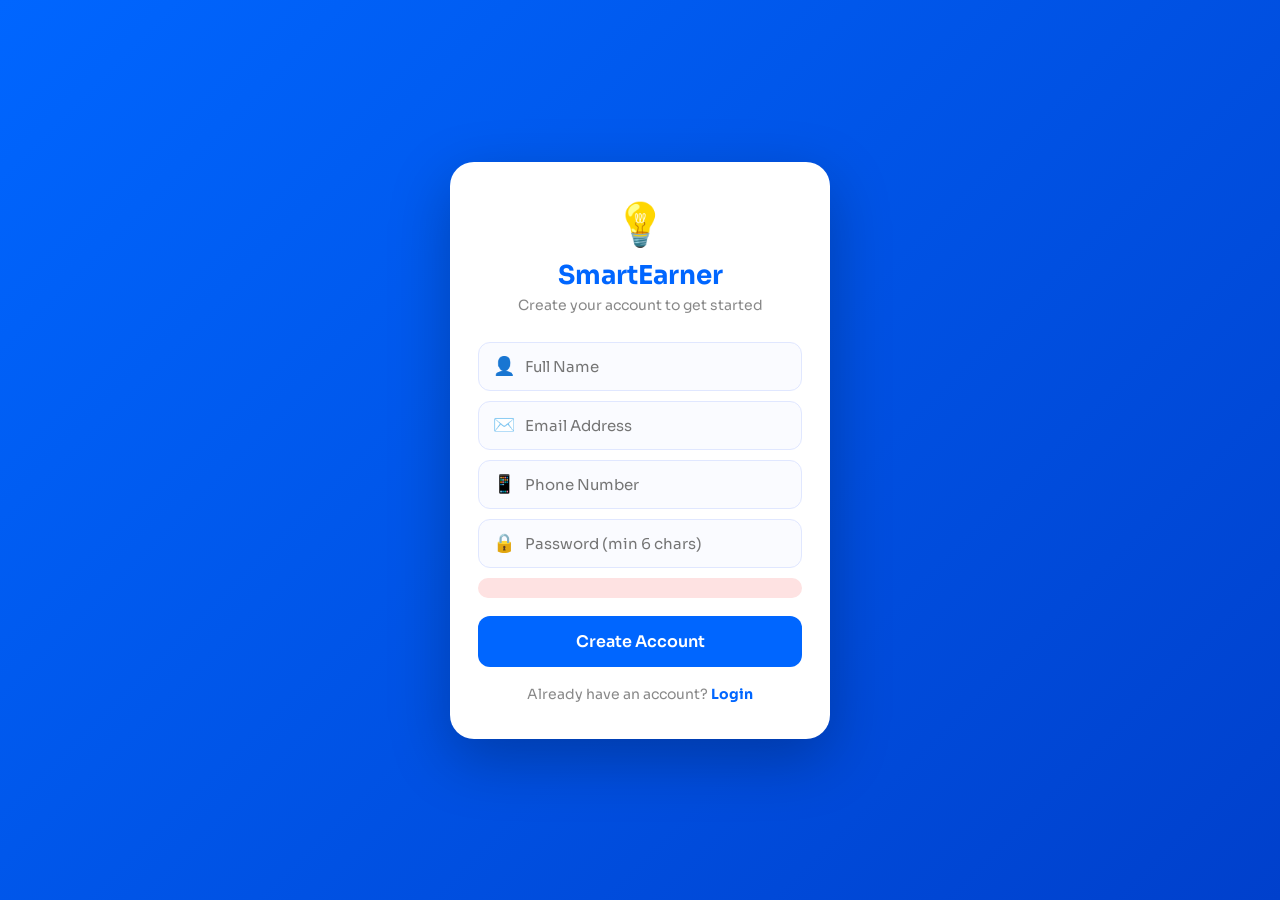
<file: register.html>
<!DOCTYPE html>
<html lang="en">
<head>
<meta charset="UTF-8">
<meta name="viewport" content="width=device-width, initial-scale=1.0">
<title>SmartEarner - Register</title>
<link href="https://fonts.googleapis.com/css2?family=Sora:wght@400;600;700&display=swap" rel="stylesheet">
<link rel="stylesheet" href="style.css">
<link rel="manifest" href="manifest.json">
<meta name="theme-color" content="#0066ff">
<meta name="mobile-web-app-capable" content="yes">
<meta name="apple-mobile-web-app-capable" content="yes">
<meta name="apple-mobile-web-app-title" content="SmartEarner">
<link rel="apple-touch-icon" href="icon-192.png">
</head>
<body>
<div class="auth-bg">
  <div class="auth-card">
    <div class="logo-wrap">
      <div class="logo-icon">💡</div>
      <h1>SmartEarner</h1>
      <p>Create your account to get started</p>
    </div>
    <div class="input-group">
      <span class="input-icon">👤</span>
      <input type="text" id="name" placeholder="Full Name">
    </div>
    <div class="input-group">
      <span class="input-icon">✉️</span>
      <input type="email" id="email" placeholder="Email Address">
    </div>
    <div class="input-group">
      <span class="input-icon">📱</span>
      <input type="tel" id="phone" placeholder="Phone Number">
    </div>
    <div class="input-group">
      <span class="input-icon">🔒</span>
      <input type="password" id="password" placeholder="Password (min 6 chars)">
    </div>
    <div id="regError" class="error-msg"></div>
    <button class="btn-primary" id="regBtn" onclick="doRegister()">Create Account</button>
    <a href="index.html" class="auth-link">Already have an account? <strong>Login</strong></a>
  </div>
</div>
<script src="supabase.js"></script>
<script>
async function doRegister() {
  const name = document.getElementById('name').value.trim();
  const email = document.getElementById('email').value.trim();
  const phone = document.getElementById('phone').value.trim();
  const password = document.getElementById('password').value;
  const btn = document.getElementById('regBtn');
  const err = document.getElementById('regError');
  err.textContent = '';

  if (!name || !email || !phone || !password) { err.textContent = 'Please fill in all fields'; return; }
  if (password.length < 6) { err.textContent = 'Password must be at least 6 characters'; return; }

  btn.textContent = 'Creating account...'; btn.disabled = true;

  try {
    // Step 1: Sign up with Supabase Auth
    const res = await fetch(`${SUPABASE_URL}/auth/v1/signup`, {
      method: 'POST',
      headers: { 'apikey': SUPABASE_ANON_KEY, 'Content-Type': 'application/json' },
      body: JSON.stringify({ email, password })
    });
    const data = await res.json();

    if (data.error || !data.user) {
      err.textContent = data.error?.message || data.msg || 'Registration failed. Email may already be in use.';
      btn.textContent = 'Create Account'; btn.disabled = false;
      return;
    }

    const userId = data.user.id;
    const token = data.access_token;

    // Step 2: Save profile using the user's own token
    await fetch(`${SUPABASE_URL}/rest/v1/profiles`, {
      method: 'POST',
      headers: {
        'apikey': SUPABASE_ANON_KEY,
        'Authorization': `Bearer ${token}`,
        'Content-Type': 'application/json',
        'Prefer': 'return=representation'
      },
      body: JSON.stringify({ id: userId, email, name, phone, balance: 0 })
    });

    // Step 3: Save session
    localStorage.setItem('se_token', token);
    localStorage.setItem('se_user', JSON.stringify(data.user));

    window.location.href = 'dashboard.html';

  } catch(e) {
    err.textContent = 'Something went wrong. Please try again.';
    btn.textContent = 'Create Account'; btn.disabled = false;
  }
}
</script>
</body>
</html>
</file>
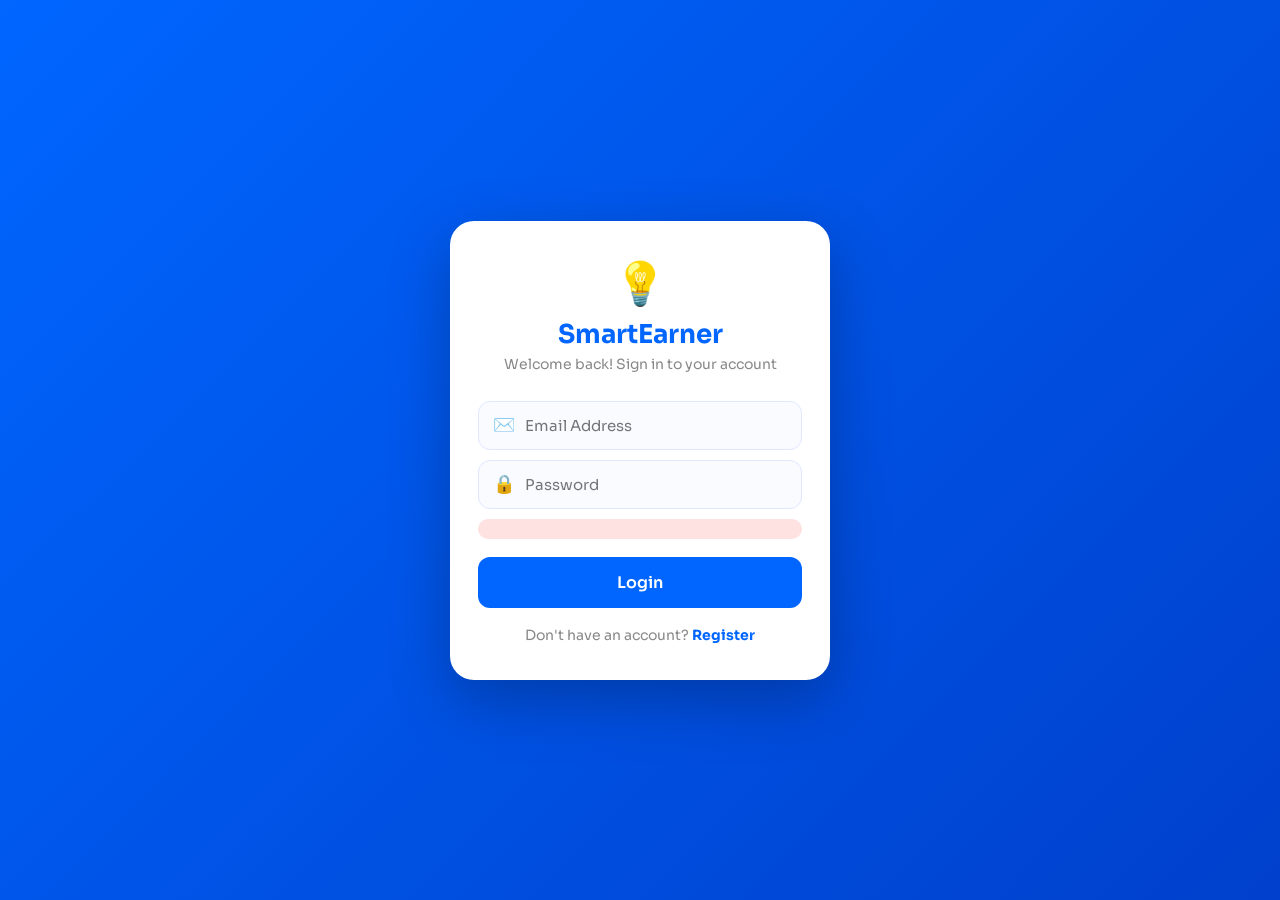
<file: withdraw.html>
<!DOCTYPE html>
<html lang="en">
<head>
<meta charset="UTF-8">
<meta name="viewport" content="width=device-width, initial-scale=1.0">
<title>SmartEarner - Withdraw</title>
<link href="https://fonts.googleapis.com/css2?family=Sora:wght@400;600;700&display=swap" rel="stylesheet">
<link rel="stylesheet" href="style.css">
<link rel="manifest" href="manifest.json">
<meta name="theme-color" content="#0066ff">
<meta name="mobile-web-app-capable" content="yes">
<meta name="apple-mobile-web-app-capable" content="yes">
<link rel="apple-touch-icon" href="icon-192.png">
</head>
<body>

<header class="top-bar">
  <div class="top-bar-inner">
    <a href="dashboard.html" class="back-btn">← Back</a>
    <div class="page-title">Withdraw</div>
    <div></div>
  </div>
</header>

<main class="dash-main">
  <div class="balance-card" style="margin-bottom:20px">
    <div class="balance-label">Available Balance</div>
    <div class="balance-amount" id="balanceDisplay">Loading...</div>
  </div>

  <div class="form-card" style="text-align:left">
    <div class="form-icon" style="text-align:center">🏦</div>
    <h3 style="text-align:center">Withdraw Funds</h3>
    <p style="text-align:center">Funds sent to your bank within 24hrs</p>

    <div class="input-group">
      <span class="input-icon">₦</span>
      <input type="number" id="withdrawAmount" placeholder="Enter amount (min ₦500)">
    </div>

    <div class="input-group">
      <span class="input-icon">🏦</span>
      <select id="bankName" style="width:100%;border:none;background:transparent;font-family:Sora,sans-serif;font-size:15px;color:#333;outline:none;padding:14px 0">
        <option value="">-- Select Bank --</option>
        <option>Access Bank</option><option>First Bank</option>
        <option>GTBank</option><option>Zenith Bank</option>
        <option>UBA</option><option>Fidelity Bank</option>
        <option>Union Bank</option><option>Polaris Bank</option>
        <option>Stanbic IBTC</option><option>Sterling Bank</option>
        <option>Wema Bank</option><option>Kuda Bank</option>
        <option>Opay</option><option>Palmpay</option>
      </select>
    </div>

    <div class="input-group">
      <span class="input-icon">🔢</span>
      <input type="tel" id="accountNumber" placeholder="Account Number (10 digits)" maxlength="10">
    </div>

    <div class="input-group">
      <span class="input-icon">👤</span>
      <input type="text" id="accountName" placeholder="Account Name">
    </div>

    <button class="btn-primary" onclick="submitWithdrawal()">Request Withdrawal</button>
    <p class="secure-note">⏱ Processed within 24 hours</p>
  </div>
</main>

<!-- Confirm Modal -->
<div class="modal-overlay" id="confirmModal">
  <div class="modal-card">
    <div class="modal-title">Confirm Withdrawal</div>
    <div class="modal-body" id="confirmDetails"></div>
    <div class="modal-actions">
      <button class="btn-cancel" onclick="document.getElementById('confirmModal').classList.remove('active')">Cancel</button>
      <button class="btn-primary" onclick="finalizeWithdrawal()">Confirm</button>
    </div>
  </div>
</div>

<nav class="bottom-nav">
  <a href="dashboard.html" class="nav-item"><span>🏠</span><span>Home</span></a>
  <a href="products.html" class="nav-item"><span>🛍️</span><span>Products</span></a>
  <a href="deposit.html" class="nav-item"><span>💰</span><span>Deposit</span></a>
  <a href="profile.html" class="nav-item"><span>👤</span><span>Profile</span></a>
</nav>

<div class="toast" id="toast"></div>

<script src="supabase.js"></script>
<script>
if (!supa.getToken()) window.location.href = 'index.html';

let userProfile = null;

async function loadBalance() {
  const user = supa.getUser();
  userProfile = await supa.getProfile(user.id);
  document.getElementById('balanceDisplay').textContent = '₦' + parseFloat(userProfile.balance).toLocaleString('en-NG', {minimumFractionDigits:2});
}
loadBalance();

let pendingAmount = 0;

async function submitWithdrawal() {
  const amount = parseFloat(document.getElementById('withdrawAmount').value);
  const bank = document.getElementById('bankName').value;
  const acctNum = document.getElementById('accountNumber').value;
  const acctName = document.getElementById('accountName').value;

  if (!amount || amount < 500) { showToast('❌ Minimum withdrawal is ₦500'); return; }
  if (!bank) { showToast('❌ Select a bank'); return; }
  if (acctNum.length !== 10) { showToast('❌ Enter a valid 10-digit account number'); return; }
  if (!acctName) { showToast('❌ Enter account name'); return; }
  if (amount > parseFloat(userProfile.balance)) { showToast('❌ Insufficient balance'); return; }

  pendingAmount = amount;
  document.getElementById('confirmDetails').innerHTML = `
    <p>Amount: <strong>₦${amount.toLocaleString()}</strong></p>
    <p>Bank: <strong>${bank}</strong></p>
    <p>Account: <strong>${acctNum}</strong></p>
    <p>Name: <strong>${acctName}</strong></p>
  `;
  document.getElementById('confirmModal').classList.add('active');
}

async function finalizeWithdrawal() {
  document.getElementById('confirmModal').classList.remove('active');
  try {
    const user = supa.getUser();
    const newBalance = parseFloat(userProfile.balance) - pendingAmount;
    await supa.updateBalance(user.id, newBalance);
    await supa.addTransaction(user.id, 'withdrawal', 'Bank Withdrawal', pendingAmount);
    showToast('✅ Withdrawal request submitted!');
    setTimeout(() => window.location.href = 'dashboard.html', 2000);
  } catch(e) {
    showToast('❌ Failed to process withdrawal. Try again.');
  }
}

function showToast(msg) {
  const t = document.getElementById('toast');
  t.textContent = msg; t.classList.add('show');
  setTimeout(() => t.classList.remove('show'), 4000);
}
</script>
</body>
</html>
</file>
<file: style.css>
* { margin:0; padding:0; box-sizing:border-box; }
body { font-family:'Sora',sans-serif; background:#f0f4ff; color:#1a1a2e; }

/* AUTH */
.auth-bg {
  min-height:100vh; display:flex; justify-content:center; align-items:center;
  background:linear-gradient(135deg,#0066ff 0%,#0040cc 100%);
  padding:20px;
}
.auth-card {
  background:#fff; border-radius:24px; padding:36px 28px;
  width:100%; max-width:380px;
  box-shadow:0 20px 60px rgba(0,0,0,0.25);
}
.logo-wrap { text-align:center; margin-bottom:28px; }
.logo-icon { font-size:42px; margin-bottom:8px; }
.logo-wrap h1 { font-size:26px; font-weight:700; color:#0066ff; }
.logo-wrap p { color:#888; font-size:14px; margin-top:4px; }

/* INPUT */
.input-group {
  display:flex; align-items:center;
  border:1.5px solid #e0e7ff; border-radius:12px;
  padding:0 14px; margin:10px 0; background:#fafbff;
  transition:border-color .2s;
}
.input-group:focus-within { border-color:#0066ff; }
.input-icon { font-size:18px; margin-right:10px; }
.input-group input, .input-group select {
  border:none; background:transparent; padding:14px 0;
  font-family:'Sora',sans-serif; font-size:15px; color:#333;
  width:100%; outline:none;
}

/* BUTTONS */
.btn-primary {
  width:100%; padding:15px; background:#0066ff; color:#fff;
  border:none; border-radius:12px; font-size:16px; font-weight:600;
  cursor:pointer; font-family:'Sora',sans-serif; margin-top:12px;
  transition:background .2s, transform .1s;
}
.btn-primary:hover { background:#0055dd; }
.btn-primary:active { transform:scale(.98); }
.btn-cancel {
  flex:1; padding:13px; background:#f0f4ff; color:#555;
  border:none; border-radius:12px; font-size:15px; font-weight:600;
  cursor:pointer; font-family:'Sora',sans-serif;
}
.auth-link { display:block; text-align:center; margin-top:18px; color:#888; font-size:14px; text-decoration:none; }
.auth-link strong { color:#0066ff; }

/* HEADER */
.top-bar { background:#0066ff; color:#fff; padding:16px 20px; position:sticky; top:0; z-index:100; }
.top-bar-inner { display:flex; justify-content:space-between; align-items:center; max-width:480px; margin:0 auto; }
.logo-sm { font-weight:700; font-size:18px; }
.user-avatar {
  width:36px; height:36px; background:rgba(255,255,255,0.25);
  border-radius:50%; display:flex; align-items:center; justify-content:center;
  font-weight:700; font-size:13px;
}
.back-btn { color:#fff; text-decoration:none; font-size:15px; font-weight:600; }
.page-title { font-weight:700; font-size:17px; }

/* DASHBOARD */
.dash-main { padding:20px; max-width:480px; margin:0 auto; padding-bottom:90px; }
.welcome-text { margin-bottom:24px; }
.welcome-text h2 { font-size:22px; font-weight:700; }
.welcome-text p { color:#888; font-size:14px; margin-top:2px; }

/* QUICK ACTIONS */
.quick-actions { display:grid; grid-template-columns:1fr 1fr; gap:14px; margin-bottom:28px; }
.action-card {
  background:#fff; border-radius:16px; padding:22px 16px;
  text-align:center; text-decoration:none; color:#1a1a2e;
  box-shadow:0 4px 16px rgba(0,0,0,0.06);
  transition:transform .15s, box-shadow .15s;
  display:flex; flex-direction:column; align-items:center; gap:8px;
}
.action-card:hover { transform:translateY(-3px); box-shadow:0 8px 24px rgba(0,0,0,0.1); }
.action-icon { font-size:28px; }
.action-label { font-weight:600; font-size:14px; }
.action-card.green { border-top:4px solid #22c55e; }
.action-card.red { border-top:4px solid #ef4444; }
.action-card.blue { border-top:4px solid #0066ff; }
.action-card.purple { border-top:4px solid #a855f7; }

/* TRANSACTIONS */
.section-title { font-weight:700; font-size:16px; margin-bottom:14px; }
.txn-list { display:flex; flex-direction:column; gap:12px; }
.txn-item {
  background:#fff; border-radius:14px; padding:16px;
  display:flex; align-items:center; gap:14px;
  box-shadow:0 2px 10px rgba(0,0,0,0.05);
}
.txn-icon {
  width:42px; height:42px; border-radius:12px;
  display:flex; align-items:center; justify-content:center; font-size:20px;
}
.txn-icon.dep { background:#dcfce7; }
.txn-icon.wit { background:#fee2e2; }
.txn-icon.pur { background:#dbeafe; }
.txn-info { flex:1; }
.txn-name { font-weight:600; font-size:14px; }
.txn-date { color:#aaa; font-size:12px; margin-top:2px; }
.txn-amount { font-weight:700; font-size:15px; }
.green-text { color:#22c55e; }
.red-text { color:#ef4444; }

/* BOTTOM NAV */
.bottom-nav {
  position:fixed; bottom:0; left:0; right:0;
  background:#fff; display:flex; border-top:1px solid #e8ecff;
  z-index:200;
}
.nav-item {
  flex:1; display:flex; flex-direction:column; align-items:center;
  padding:10px 5px; text-decoration:none; color:#aaa; font-size:11px; gap:3px;
  transition:color .2s;
}
.nav-item span:first-child { font-size:22px; }
.nav-item.active { color:#0066ff; }

/* PRODUCTS */
.filter-tabs { display:flex; gap:8px; margin-bottom:20px; overflow-x:auto; padding-bottom:4px; }
.tab {
  padding:8px 18px; border-radius:20px; border:1.5px solid #dde4ff;
  background:#fff; color:#888; font-family:'Sora',sans-serif; font-size:14px;
  cursor:pointer; white-space:nowrap; font-weight:600; transition:all .2s;
}
.tab.active { background:#0066ff; color:#fff; border-color:#0066ff; }
.products-grid { display:flex; flex-direction:column; gap:12px; }
.product-card {
  background:#fff; border-radius:16px; padding:16px;
  display:flex; align-items:center; gap:14px;
  box-shadow:0 2px 10px rgba(0,0,0,0.05);
}
.product-emoji { font-size:28px; flex-shrink:0; }
.product-info { flex:1; }
.product-name { font-weight:700; font-size:15px; }
.product-desc { color:#aaa; font-size:12px; margin-top:2px; }
.product-right { display:flex; flex-direction:column; align-items:flex-end; gap:8px; }
.product-price { font-weight:700; color:#0066ff; font-size:15px; }
.btn-buy {
  padding:8px 18px; background:#0066ff; color:#fff;
  border:none; border-radius:8px; font-size:13px; font-weight:600;
  cursor:pointer; font-family:'Sora',sans-serif; transition:background .2s;
}
.btn-buy:hover { background:#0055dd; }

/* FORM CARD */
.form-card {
  background:#fff; border-radius:20px; padding:28px 22px;
  box-shadow:0 4px 20px rgba(0,0,0,0.07); text-align:center;
}
.form-icon { font-size:48px; margin-bottom:12px; }
.form-card h3 { font-size:20px; font-weight:700; }
.form-card p { color:#888; font-size:14px; margin:6px 0 20px; }
.amount-shortcuts { display:flex; flex-wrap:wrap; gap:8px; justify-content:center; margin-bottom:18px; }
.shortcut {
  padding:8px 16px; border-radius:20px; border:1.5px solid #dde4ff;
  background:#f0f4ff; color:#0066ff; font-family:'Sora',sans-serif;
  font-weight:600; font-size:13px; cursor:pointer; transition:all .2s;
}
.shortcut.active, .shortcut:hover { background:#0066ff; color:#fff; border-color:#0066ff; }
.secure-note { color:#aaa; font-size:12px; margin-top:12px; }

/* MODAL */
.modal-overlay {
  display:none; position:fixed; inset:0; background:rgba(0,0,0,0.5);
  z-index:500; align-items:flex-end; justify-content:center;
}
.modal-overlay.active { display:flex; }
.modal-card {
  background:#fff; border-radius:24px 24px 0 0; padding:28px 22px;
  width:100%; max-width:480px;
}
.modal-title { font-weight:700; font-size:18px; margin-bottom:16px; }
.modal-body p { margin:8px 0; color:#555; font-size:15px; }
.modal-actions { display:flex; gap:10px; margin-top:20px; }

/* TOAST */
.toast {
  position:fixed; bottom:90px; left:50%; transform:translateX(-50%) translateY(20px);
  background:#1a1a2e; color:#fff; padding:12px 22px; border-radius:12px;
  font-size:14px; font-weight:600; z-index:1000; opacity:0;
  transition:all .3s; pointer-events:none; white-space:nowrap;
}
.toast.show { opacity:1; transform:translateX(-50%) translateY(0); }

/* NETWORK SELECTOR */
.section-sub { font-size:13px; font-weight:600; color:#888; margin-bottom:10px; text-transform:uppercase; letter-spacing:.5px; }
.network-row { display:flex; gap:10px; }
.network-btn {
  flex:1; display:flex; flex-direction:column; align-items:center; gap:6px;
  background:#fff; border:2px solid #e8ecff; border-radius:14px; padding:12px 6px;
  cursor:pointer; transition:all .2s; font-size:12px; font-weight:600; color:#555;
}
.network-btn.active { border-color:#0066ff; background:#f0f4ff; color:#0066ff; }
.net-circle {
  width:42px; height:42px; border-radius:50%;
  display:flex; align-items:center; justify-content:center;
  font-weight:700; font-size:12px;
}

/* PLANS GRID */
.plans-grid { display:grid; grid-template-columns:1fr 1fr; gap:10px; }
.plan-card {
  background:#fff; border-radius:14px; padding:16px 12px;
  text-align:center; cursor:pointer; border:2px solid transparent;
  box-shadow:0 2px 10px rgba(0,0,0,0.05); transition:all .2s;
}
.plan-card.wide { grid-column:span 1; }
.plan-card:hover { border-color:#0066ff; }
.plan-card.selected { border-color:#0066ff; background:#f0f4ff; }
.plan-size { font-size:18px; font-weight:700; color:#1a1a2e; }
.plan-validity { font-size:11px; color:#aaa; margin:3px 0; }
.plan-price { font-size:14px; font-weight:700; color:#0066ff; }

/* DISCO LIST */
.disco-list { display:flex; flex-direction:column; gap:8px; }
.disco-item {
  background:#fff; border-radius:12px; padding:14px 16px;
  font-weight:600; font-size:14px; cursor:pointer;
  border:2px solid transparent; box-shadow:0 2px 8px rgba(0,0,0,0.05);
  transition:all .2s;
}
.disco-item.active { border-color:#0066ff; background:#f0f4ff; color:#0066ff; }

/* PWA INSTALL BANNER */
.install-banner {
  display:none; position:fixed; bottom:80px; left:16px; right:16px;
  background:#1a1a2e; color:#fff; border-radius:16px; padding:16px;
  z-index:999; box-shadow:0 8px 30px rgba(0,0,0,0.3);
  flex-direction:row; align-items:center; gap:12px;
}
.install-banner.show { display:flex; }
.install-banner-icon { font-size:32px; }
.install-banner-text { flex:1; }
.install-banner-text strong { display:block; font-size:15px; }
.install-banner-text span { font-size:12px; color:#aaa; }
.install-btn {
  background:#0066ff; color:#fff; border:none; border-radius:10px;
  padding:10px 16px; font-family:'Sora',sans-serif; font-weight:700;
  font-size:13px; cursor:pointer; white-space:nowrap;
}
.dismiss-btn {
  background:none; border:none; color:#aaa; font-size:20px; cursor:pointer; padding:4px;
}

/* BALANCE CARD */
.balance-card {
  background: linear-gradient(135deg, #0066ff, #0040cc);
  border-radius: 20px; padding: 24px 22px; color: #fff;
  margin-bottom: 24px; box-shadow: 0 8px 30px rgba(0,102,255,0.35);
}
.balance-label { font-size: 13px; opacity: 0.8; margin-bottom: 6px; }
.balance-amount { font-size: 32px; font-weight: 700; letter-spacing: -1px; }
.balance-sub { font-size: 12px; opacity: 0.65; margin-top: 6px; }

/* ERROR / SUCCESS */
.error-msg {
  background: #fee2e2; color: #dc2626; border-radius: 10px;
  padding: 10px 14px; font-size: 13px; margin-bottom: 12px;
}
.success-msg {
  background: #dcfce7; color: #16a34a; border-radius: 10px;
  padding: 10px 14px; font-size: 13px; margin-bottom: 12px;
}
.txn-empty { text-align: center; color: #aaa; padding: 30px 0; font-size: 14px; }

/* BALANCE CARD */
.balance-card {
  background: linear-gradient(135deg, #0066ff, #0040cc);
  border-radius: 20px;
  padding: 24px 22px;
  color: #fff;
  margin-bottom: 24px;
  box-shadow: 0 8px 30px rgba(0,102,255,0.35);
}
.balance-label { font-size: 13px; opacity: 0.8; margin-bottom: 6px; }
.balance-amount { font-size: 32px; font-weight: 700; letter-spacing: -0.5px; }
.balance-sub { font-size: 12px; opacity: 0.7; margin-top: 6px; }

/* ERROR MSG */
.error-msg { color: #ef4444; font-size: 13px; margin: 6px 0; min-height: 18px; text-align: center; }

/* NOTIFICATION BELL */
.notif-bell {
  position:relative; font-size:22px; cursor:pointer;
  padding:4px; user-select:none;
}
.notif-badge {
  position:absolute; top:-4px; right:-4px;
  background:#ef4444; color:#fff; border-radius:50%;
  width:18px; height:18px; font-size:10px; font-weight:700;
  display:flex; align-items:center; justify-content:center;
}
.notif-dropdown {
  position:fixed; top:60px; right:12px; left:12px;
  background:#fff; border-radius:16px; z-index:300;
  box-shadow:0 8px 30px rgba(0,0,0,0.15); max-height:320px; overflow-y:auto;
}
.notif-header {
  display:flex; justify-content:space-between; align-items:center;
  padding:14px 16px; border-bottom:1px solid #f0f4ff; font-weight:700; font-size:14px;
}
.notif-header button {
  background:none; border:none; color:#0066ff; font-size:13px;
  font-family:Sora,sans-serif; cursor:pointer; font-weight:600;
}
.notif-item { padding:12px 16px; border-bottom:1px solid #f8f9ff; }
.notif-text { font-size:14px; font-weight:600; color:#1a1a2e; }
.notif-time { font-size:11px; color:#aaa; margin-top:2px; }
.notif-empty { padding:20px; text-align:center; color:#aaa; font-size:14px; }

/* PROFILE PAGE */
.profile-hero {
  text-align: center;
  padding: 24px 0 20px;
}
.profile-avatar {
  width: 80px; height: 80px; border-radius: 50%;
  background: linear-gradient(135deg, #0066ff, #0040cc);
  color: #fff; font-size: 28px; font-weight: 700;
  display: flex; align-items: center; justify-content: center;
  margin: 0 auto 12px;
  box-shadow: 0 8px 24px rgba(0,102,255,0.3);
}
.profile-name { font-size: 20px; font-weight: 700; }
.profile-email { color: #888; font-size: 13px; margin-top: 4px; }

.profile-card {
  background: #fff; border-radius: 16px;
  box-shadow: 0 2px 10px rgba(0,0,0,0.05);
  margin-bottom: 20px; overflow: hidden;
}
.profile-row {
  display: flex; justify-content: space-between; align-items: center;
  padding: 16px; border-bottom: 1px solid #f0f4ff;
}
.profile-row:last-child { border-bottom: none; }
.profile-row-label { font-size: 13px; color: #888; font-weight: 600; }
.profile-row-value { font-size: 14px; font-weight: 600; color: #1a1a2e; max-width: 60%; text-align: right; word-break: break-all; }

.profile-action-row {
  display: flex; align-items: center; gap: 12px;
  padding: 16px; cursor: pointer; font-weight: 600; font-size: 15px;
  color: #ef4444;
}
.profile-action-row span:last-child { margin-left: auto; }
</file>
